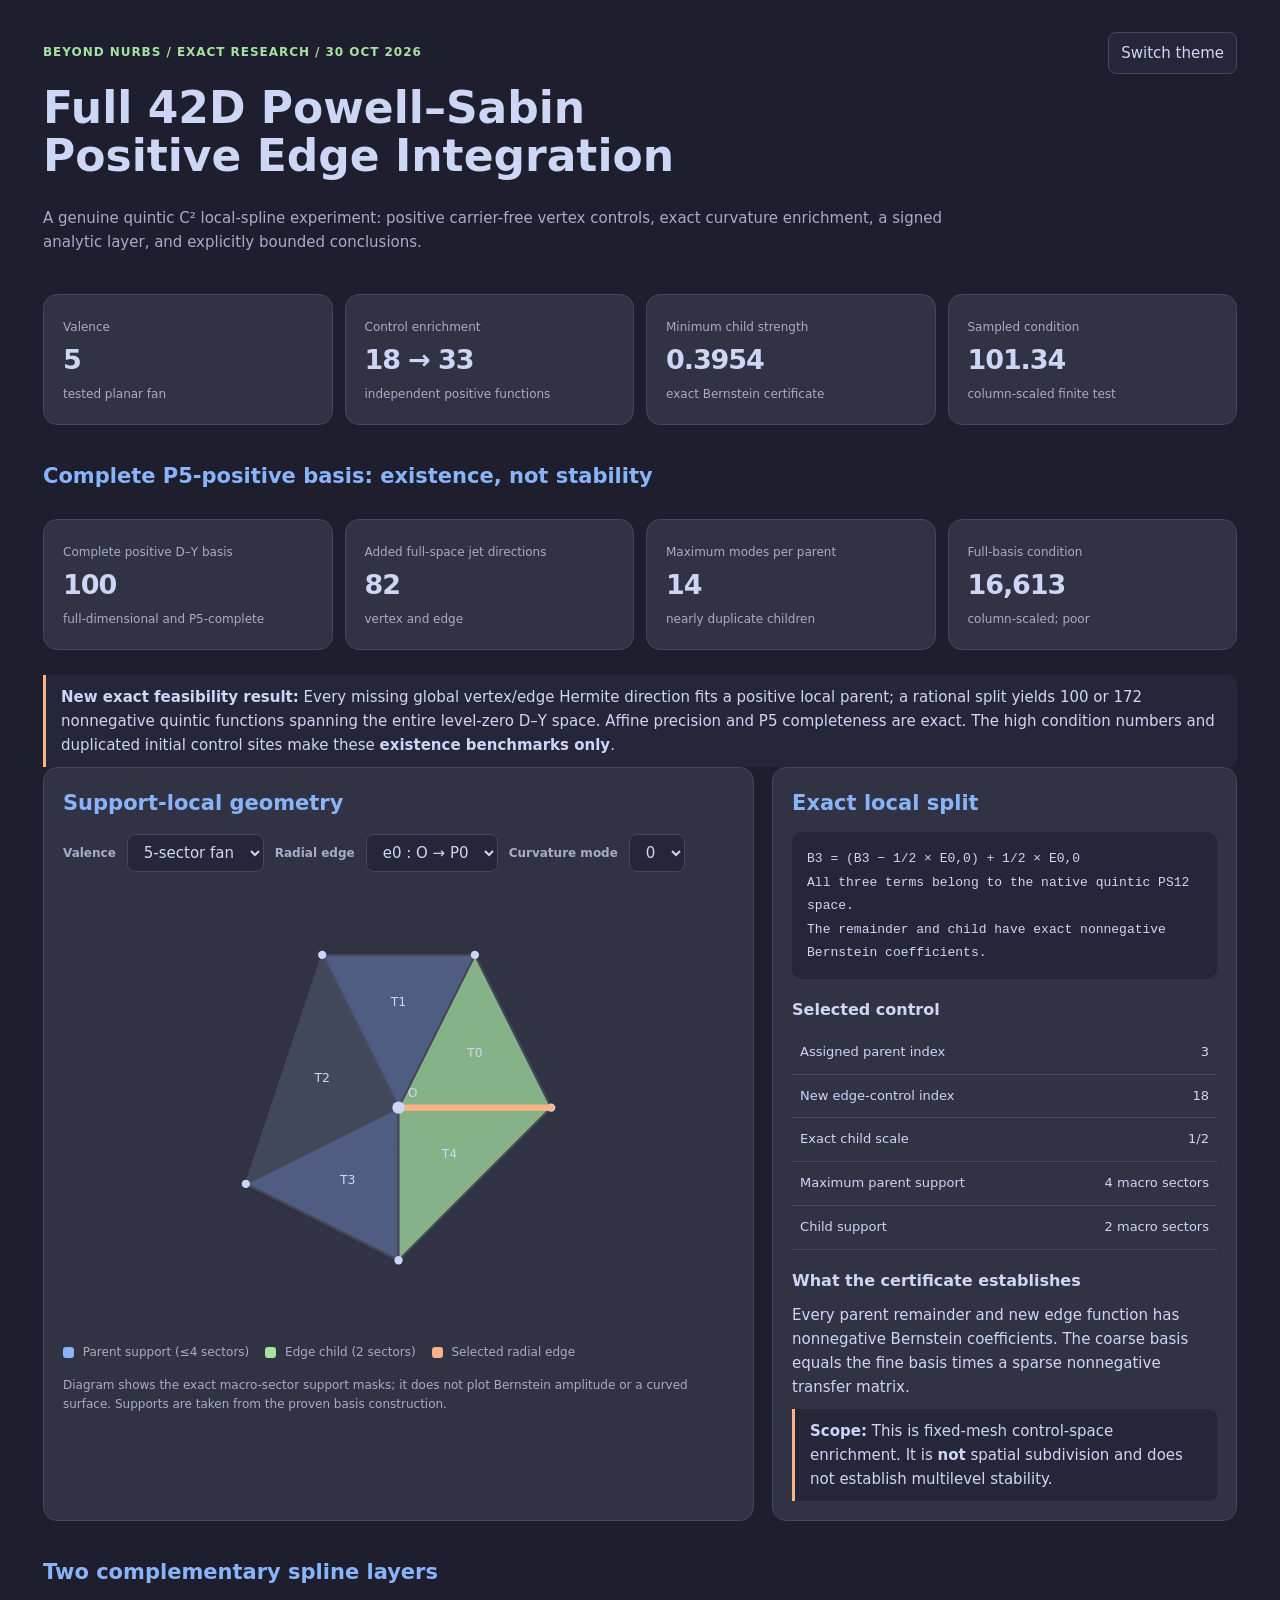
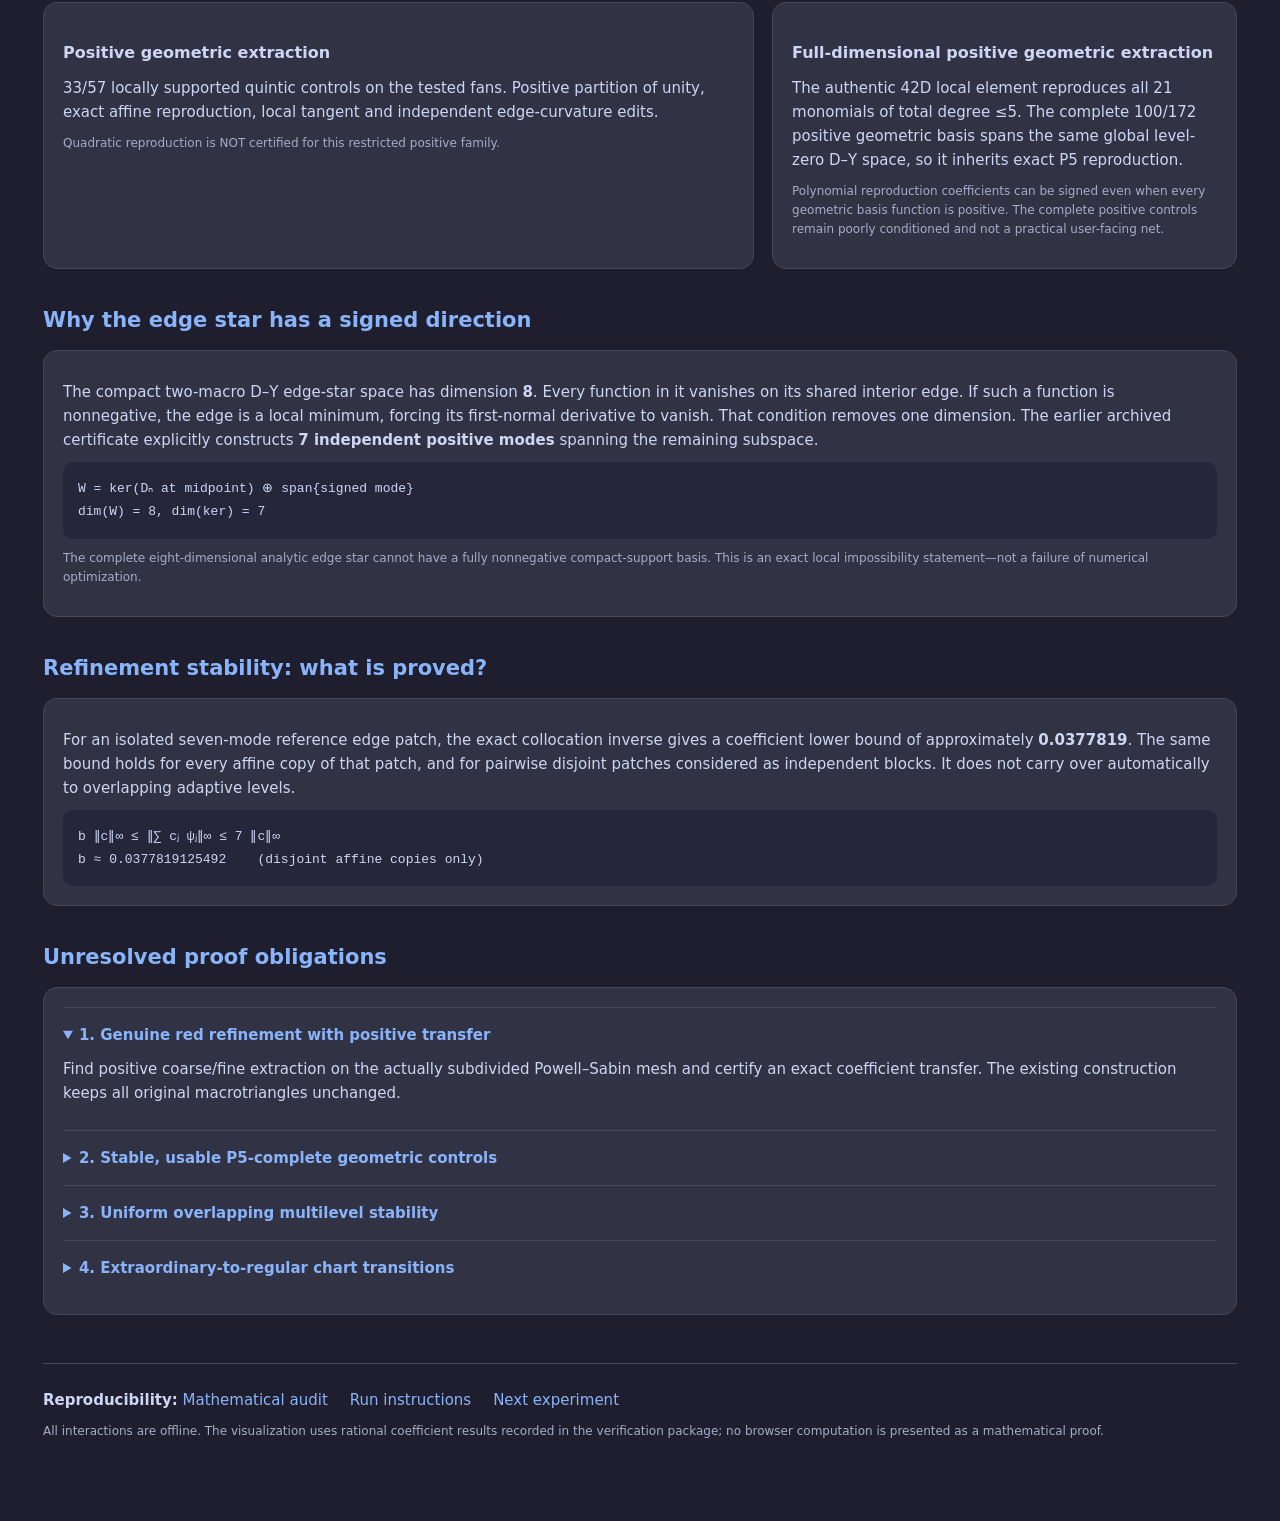
<file: handoff/reference_research/NPMS_Full42_Edge_Research_2026-10-30/RESEARCH_EXPLORER.html>
<!doctype html><html lang="en" data-theme="mocha"><head><meta charset="utf-8"><meta name="viewport" content="width=device-width,initial-scale=1"><title>NPMS — Full 42D Positive Edge Research</title><style>
:root,[data-theme=mocha]{--bg:#1e1e2e;--p:#313244;--p2:#26263a;--text:#cdd6f4;--muted:#a6adc8;--blue:#89b4fa;--green:#a6e3a1;--peach:#fab387;--border:#45475a;--shadow:#11111b}
[data-theme=latte]{--bg:#eff1f5;--p:#ffffff;--p2:#e6e9ef;--text:#4c4f69;--muted:#6c6f85;--blue:#1e66f5;--green:#40a02b;--peach:#fe640b;--border:#ccd0da;--shadow:#dce0e8}
*{box-sizing:border-box}body{margin:0;background:var(--bg);color:var(--text);font:15px/1.6 system-ui,-apple-system,Segoe UI,Arial,sans-serif}.wrap{max-width:1250px;margin:auto;padding:32px 28px 70px}h1{font-size:clamp(26px,4vw,44px);line-height:1.1;margin:10px 0}h2{font-size:21px;margin:35px 0 12px;color:var(--blue)}h3{font-size:16px;margin:18px 0 8px}p{margin:10px 0;color:var(--text)}.sub{color:var(--muted)}.pill{font-size:12px;letter-spacing:.08em;font-weight:750;color:var(--green);text-transform:uppercase}.bar{display:flex;justify-content:space-between;gap:10px;align-items:center}.grid{display:grid;grid-template-columns:minmax(0,1.3fr) minmax(280px,.85fr);gap:18px}.tiles{display:grid;grid-template-columns:repeat(4,minmax(0,1fr));gap:12px;margin:25px 0}.tile,.card{background:var(--p);border:1px solid var(--border);border-radius:14px;padding:19px}.tile strong{display:block;font-size:27px;letter-spacing:-.04em}.small{font-size:12px;color:var(--muted)}.ctrl{display:flex;flex-wrap:wrap;align-items:center;gap:11px;margin:14px 0 8px}select,button,input{background:var(--p2);color:var(--text);border:1px solid var(--border);padding:8px 12px;border-radius:8px;font:inherit}button{cursor:pointer}button:hover,select:hover{border-color:var(--blue)}label{color:var(--muted);font-size:12px;font-weight:650}svg{width:100%;height:auto;display:block;max-height:450px}table{border-collapse:collapse;width:100%;font-size:13px}th,td{border-bottom:1px solid var(--border);padding:11px 8px;text-align:left}th{color:var(--blue);font-weight:700}td:last-child{text-align:right;font-variant-numeric:tabular-nums}.legend{display:flex;gap:16px;font-size:12px;color:var(--muted);flex-wrap:wrap;margin:13px 0}.dot{display:inline-block;width:11px;height:11px;border-radius:3px;margin-right:5px;vertical-align:middle}.note{border-left:3px solid var(--peach);padding:10px 15px;background:var(--p2);border-radius:0 8px 8px 0}.code{font:13px/1.8 ui-monospace,Consolas,monospace;background:var(--p2);padding:15px;border-radius:10px;white-space:pre-wrap;overflow-wrap:anywhere}.details{border-top:1px solid var(--border);padding:15px 0}.details summary{cursor:pointer;font-weight:650;color:var(--blue)}.links a{color:var(--blue);margin-right:22px;text-decoration:none}footer{border-top:1px solid var(--border);padding-top:24px;margin-top:48px}.banner{padding:15px 0;max-width:940px}@media(max-width:850px){.grid{grid-template-columns:1fr}.tiles{grid-template-columns:1fr 1fr}.wrap{padding:20px 14px}}@media(max-width:480px){.tiles{grid-template-columns:1fr 1fr}.tile{padding:13px}.tile strong{font-size:23px}}
</style></head><body><main class="wrap"><div class="bar"><span class="pill">Beyond NURBS / Exact research / 30 Oct 2026</span><button id="theme" type="button">Switch theme</button></div><h1>Full 42D Powell–Sabin<br>Positive Edge Integration</h1><p class="sub banner">A genuine quintic C² local-spline experiment: positive carrier-free vertex controls, exact curvature enrichment, a signed analytic layer, and explicitly bounded conclusions.</p><div class="tiles"><div class="tile"><span class="small">Valence</span><strong id="metric-valence">5</strong><span class="small">tested planar fan</span></div><div class="tile"><span class="small">Control enrichment</span><strong id="metric-count">18 → 33</strong><span class="small">independent positive functions</span></div><div class="tile"><span class="small">Minimum child strength</span><strong id="metric-strength">0.3954</strong><span class="small">exact Bernstein certificate</span></div><div class="tile"><span class="small">Sampled condition</span><strong id="metric-cond">101.34</strong><span class="small">column-scaled finite test</span></div></div><h2>Complete P5-positive basis: existence, not stability</h2><div class="tiles"><div class="tile"><span class="small">Complete positive D–Y basis</span><strong id="full-count">100</strong><span class="small">full-dimensional and P5-complete</span></div><div class="tile"><span class="small">Added full-space jet directions</span><strong id="full-modes">82</strong><span class="small">vertex and edge</span></div><div class="tile"><span class="small">Maximum modes per parent</span><strong id="full-group">14</strong><span class="small">nearly duplicate children</span></div><div class="tile"><span class="small">Full-basis condition</span><strong id="full-cond">16,613</strong><span class="small">column-scaled; poor</span></div></div><div class="note"><strong>New exact feasibility result:</strong> Every missing global vertex/edge Hermite direction fits a positive local parent; a rational split yields 100 or 172 nonnegative quintic functions spanning the entire level-zero D–Y space. Affine precision and P5 completeness are exact. The high condition numbers and duplicated initial control sites make these <strong>existence benchmarks only</strong>.</div><div class="grid"><section class="card"><div class="bar"><h2 style="margin:0">Support-local geometry</h2></div><div class="ctrl"><label for="valence">Valence</label><select id="valence"><option value="5">5-sector fan</option><option value="9">9-sector fan</option></select><label for="edge">Radial edge</label><select id="edge"></select><label for="mode">Curvature mode</label><select id="mode"><option value="0">0</option><option value="1">1</option><option value="2">2</option></select></div><svg id="fan" viewBox="0 0 500 435" role="img" aria-label="Irregular triangular fan showing four-sector parent and two-sector edge-child support"></svg><div class="legend"><span><i class="dot" style="background:#89b4fa"></i> Parent support (≤4 sectors)</span><span><i class="dot" style="background:#a6e3a1"></i> Edge child (2 sectors)</span><span><i class="dot" style="background:#fab387"></i> Selected radial edge</span></div><p class="small">Diagram shows the exact macro-sector support masks; it does not plot Bernstein amplitude or a curved surface. Supports are taken from the proven basis construction.</p></section><section class="card"><h2 style="margin:0 0 12px">Exact local split</h2><div class="code" id="split"></div><h3>Selected control</h3><table><tbody><tr><td>Assigned parent index</td><td id="assigned"></td></tr><tr><td>New edge-control index</td><td id="childnum"></td></tr><tr><td>Exact child scale</td><td id="scale"></td></tr><tr><td>Maximum parent support</td><td>4 macro sectors</td></tr><tr><td>Child support</td><td>2 macro sectors</td></tr></tbody></table><h3>What the certificate establishes</h3><p>Every parent remainder and new edge function has nonnegative Bernstein coefficients. The coarse basis equals the fine basis times a sparse nonnegative transfer matrix.</p><div class="note"><strong>Scope:</strong> This is fixed-mesh control-space enrichment. It is <strong>not</strong> spatial subdivision and does not establish multilevel stability.</div></section></div><h2>Two complementary spline layers</h2><div class="grid"><div class="card"><h3>Positive geometric extraction</h3><p>33/57 locally supported quintic controls on the tested fans. Positive partition of unity, exact affine reproduction, local tangent and independent edge-curvature edits.</p><p class="small">Quadratic reproduction is NOT certified for this restricted positive family.</p></div><div class="card"><h3>Full-dimensional positive geometric extraction</h3><p>The authentic 42D local element reproduces all 21 monomials of total degree ≤5. The complete 100/172 positive geometric basis spans the same global level-zero D–Y space, so it inherits exact P5 reproduction.</p><p class="small">Polynomial reproduction coefficients can be signed even when every geometric basis function is positive. The complete positive controls remain poorly conditioned and not a practical user-facing net.</p></div></div><h2>Why the edge star has a signed direction</h2><div class="card"><p>The compact two-macro D–Y edge-star space has dimension <strong>8</strong>. Every function in it vanishes on its shared interior edge. If such a function is nonnegative, the edge is a local minimum, forcing its first-normal derivative to vanish. That condition removes one dimension. The earlier archived certificate explicitly constructs <strong>7 independent positive modes</strong> spanning the remaining subspace.</p><div class="code">W = ker(Dₙ at midpoint) ⊕ span{signed mode}<br>dim(W) = 8, dim(ker) = 7</div><p class="small">The complete eight-dimensional analytic edge star cannot have a fully nonnegative compact-support basis. This is an exact local impossibility statement—not a failure of numerical optimization.</p></div><h2>Refinement stability: what is proved?</h2><div class="card"><p>For an isolated seven-mode reference edge patch, the exact collocation inverse gives a coefficient lower bound of approximately <strong>0.0377819</strong>. The same bound holds for every affine copy of that patch, and for pairwise disjoint patches considered as independent blocks. It does not carry over automatically to overlapping adaptive levels.</p><div class="code">b ‖c‖∞ ≤ ‖∑ cⱼ ψⱼ‖∞ ≤ 7 ‖c‖∞<br>b ≈ 0.0377819125492    (disjoint affine copies only)</div></div><h2>Unresolved proof obligations</h2><section class="card"><details class="details" open><summary>1. Genuine red refinement with positive transfer</summary><p>Find positive coarse/fine extraction on the actually subdivided Powell–Sabin mesh and certify an exact coefficient transfer. The existing construction keeps all original macrotriangles unchanged.</p></details><details class="details"><summary>2. Stable, usable P5-complete geometric controls</summary><p>The complete positive 100/172 family now reproduces P5 exactly, but its condition numbers exceed 16,000 and control sites are duplicated. Redesign the extraction to recover a stable local dual and practical geometric edit response.</p></details><details class="details"><summary>3. Uniform overlapping multilevel stability</summary><p>Prove stable local duals and admissible mixed-level overlap. A bounded one-step control transfer is insufficient.</p></details><details class="details"><summary>4. Extraordinary-to-regular chart transitions</summary><p>Certify a compatible C² join to the regular quintic box-spline reference and compare curvature responses against genuine NURBS.</p></details></section><footer class="links"><strong>Reproducibility:</strong> <a href="RESEARCH_AUDIT.md">Mathematical audit</a><a href="README.md">Run instructions</a><a href="AGENT_NEXT.md">Next experiment</a><p class="small">All interactions are offline. The visualization uses rational coefficient results recorded in the verification package; no browser computation is presented as a mathematical proof.</p></footer></main><script>
const DATA = {"results":{"fan5":{"n":5,"coarse":18,"fine":33,"ratio_min_by_edge":["391/384","1165273/326400","10123/12800","407/512","1265/768"],"child_scales":["1/2","1/2","1/2","1/2","1/2","1/2","28861/64000","1/2","10123/25600","407/1024","1/2","1/2","1/2","1/2","1/2"],"parent_indices":[3,5,4,6,7,8,11,9,10,14,12,13,15,17,16],"min_edge_scale":"10123/25600","max_edge_scale":"1/2","min_fine_Bernstein":"0","exact_transfer":true,"exact_partition_unity":true,"affine_reproduction_preserved_by_copying_parent_sites":true,"exact_positive":true,"outer_parent_macro_support_max":4,"edge_child_macro_support":2,"rank_by_disjoint_nodal_blocks":33,"numerical_column_scaled_coefficient_condition":59.11636469121633,"numerical_sampled_basis_condition":101.34196643571129,"reproduction_limit":"Geometric span still does not reproduce general quadratics; analytic full 42D spline space does.","refinement_limit":"Fixed mesh enrichment, not spatial subdivision; no uniform multilevel inverse stability theorem."},"fan9":{"n":9,"coarse":30,"fine":57,"ratio_min_by_edge":["1883/576","1463281787/303713280","111234443/24192000","55388857/19110000","901454741/304873296","54408158783/13366548000","33864131/17083872","497/169","13685/4096"],"child_scales":["1/2","1/2","1/2","1/2","1/2","1/2","1/2","1/2","1/2","1/2","1/2","1/2","1/2","1/2","1/2","1/2","1/2","1/2","1/2","1/2","1/2","1/2","1/2","1/2","1/2","1/2","1/2"],"parent_indices":[4,5,3,6,7,8,9,10,11,12,14,13,15,16,17,20,19,18,21,22,23,24,25,26,28,29,27],"min_edge_scale":"1/2","max_edge_scale":"1/2","min_fine_Bernstein":"0","exact_transfer":true,"exact_partition_unity":true,"affine_reproduction_preserved_by_copying_parent_sites":true,"exact_positive":true,"outer_parent_macro_support_max":4,"edge_child_macro_support":2,"rank_by_disjoint_nodal_blocks":57,"numerical_column_scaled_coefficient_condition":44.029237116811665,"numerical_sampled_basis_condition":74.33590730551046,"reproduction_limit":"Geometric span still does not reproduce general quadratics; analytic full 42D spline space does.","refinement_limit":"Fixed mesh enrichment, not spatial subdivision; no uniform multilevel inverse stability theorem."}},"full":{"fan5":{"n":5,"original_positive_basis":18,"added_independent_dy_nodal_modes":82,"new_full_positive_basis_count":100,"global_full_DY_dimension":100,"exact_positive_Bernstein":true,"exact_partition_unity":true,"affine_precision_preserved_from_parent_sites":true,"full_global_DY_rank_by_invertible_nodal_coordinate_change":100,"full_P5_reproduction_by_spline_span":true,"negative_Bernstein_coefficients":0,"outer_support_at_most_sectors":4,"center_natural_star_sectors":5,"min_parent_mode_dominance_ratio":"3209/24000","min_perturbation_beta":"43/4224","max_modes_from_any_parent":14,"sampled_column_scaled_Bernstein_condition":16612.696462991746,"sampled_numerical_rank":100,"modes":[{"mode":["center_vertex",3],"parent":1,"dominance_ratio":"143/120","perturbation_beta":"143/1200","sibling_count":6},{"mode":["center_vertex",5],"parent":1,"dominance_ratio":"53/40","perturbation_beta":"53/400","sibling_count":6},{"mode":["center_vertex",6],"parent":1,"dominance_ratio":"143/16","perturbation_beta":"143/160","sibling_count":6},{"mode":["center_vertex",7],"parent":1,"dominance_ratio":"10323/1400","perturbation_beta":"10323/14000","sibling_count":6},{"mode":["center_vertex",9],"parent":1,"dominance_ratio":"157/16","perturbation_beta":"157/160","sibling_count":6},{"mode":["center_vertex",4],"parent":2,"dominance_ratio":"2769/2632","perturbation_beta":"2769/10528","sibling_count":3},{"mode":["center_vertex",8],"parent":2,"dominance_ratio":"201/28","perturbation_beta":"201/112","sibling_count":3},{"mode":["outer_edge",0,0],"parent":4,"dominance_ratio":"69521/65472","perturbation_beta":"69521/523776","sibling_count":5},{"mode":["outer_edge",0,1],"parent":4,"dominance_ratio":"1808261/113280","perturbation_beta":"1808261/906240","sibling_count":5},{"mode":["outer_edge",0,2],"parent":4,"dominance_ratio":"4129/16","perturbation_beta":"4129/128","sibling_count":5},{"mode":["outer_edge",0,3],"parent":4,"dominance_ratio":"258323/512","perturbation_beta":"258323/4096","sibling_count":5},{"mode":["outer_vertex",0,3],"parent":5,"dominance_ratio":"145/132","perturbation_beta":"145/2904","sibling_count":12},{"mode":["outer_vertex",0,4],"parent":5,"dominance_ratio":"65/88","perturbation_beta":"65/1936","sibling_count":12},{"mode":["outer_vertex",0,5],"parent":5,"dominance_ratio":"31/40","perturbation_beta":"31/880","sibling_count":12},{"mode":["outer_vertex",0,6],"parent":5,"dominance_ratio":"145/16","perturbation_beta":"145/352","sibling_count":12},{"mode":["outer_vertex",0,7],"parent":5,"dominance_ratio":"65/16","perturbation_beta":"65/352","sibling_count":12},{"mode":["outer_vertex",0,8],"parent":5,"dominance_ratio":"65/16","perturbation_beta":"65/352","sibling_count":12},{"mode":["outer_vertex",0,9],"parent":5,"dominance_ratio":"93/16","perturbation_beta":"93/352","sibling_count":12},{"mode":["radial_edge",0,0],"parent":5,"dominance_ratio":"43/192","perturbation_beta":"43/4224","sibling_count":12},{"mode":["radial_edge",0,1],"parent":5,"dominance_ratio":"43/24","perturbation_beta":"43/528","sibling_count":12},{"mode":["radial_edge",0,2],"parent":5,"dominance_ratio":"43/4","perturbation_beta":"43/88","sibling_count":12},{"mode":["radial_edge",0,3],"parent":5,"dominance_ratio":"79","perturbation_beta":"79/22","sibling_count":12},{"mode":["outer_vertex",1,8],"parent":6,"dominance_ratio":"891/140","perturbation_beta":"891/280","sibling_count":2},{"mode":["outer_vertex",1,3],"parent":8,"dominance_ratio":"41/48","perturbation_beta":"41/1344","sibling_count":15},{"mode":["outer_vertex",1,4],"parent":8,"dominance_ratio":"3289/4832","perturbation_beta":"3289/135296","sibling_count":15},{"mode":["outer_vertex",1,5],"parent":8,"dominance_ratio":"175/132","perturbation_beta":"25/528","sibling_count":15},{"mode":["outer_vertex",1,6],"parent":8,"dominance_ratio":"123/20","perturbation_beta":"123/560","sibling_count":15},{"mode":["outer_vertex",1,7],"parent":8,"dominance_ratio":"771/200","perturbation_beta":"771/5600","sibling_count":15},{"mode":["outer_vertex",1,9],"parent":8,"dominance_ratio":"175/16","perturbation_beta":"25/64","sibling_count":15},{"mode":["radial_edge",1,0],"parent":8,"dominance_ratio":"429/1024","perturbation_beta":"429/28672","sibling_count":15},{"mode":["radial_edge",1,1],"parent":8,"dominance_ratio":"1165273/138240","perturbation_beta":"1165273/3870720","sibling_count":15},{"mode":["radial_edge",1,2],"parent":8,"dominance_ratio":"29601/512","perturbation_beta":"29601/14336","sibling_count":15},{"mode":["radial_edge",1,3],"parent":8,"dominance_ratio":"1165273/4096","perturbation_beta":"1165273/114688","sibling_count":15},{"mode":["outer_edge",1,0],"parent":8,"dominance_ratio":"77/96","perturbation_beta":"11/384","sibling_count":15},{"mode":["outer_edge",1,1],"parent":8,"dominance_ratio":"847111/88500","perturbation_beta":"847111/2478000","sibling_count":15},{"mode":["outer_edge",1,2],"parent":8,"dominance_ratio":"7929/50","perturbation_beta":"7929/1400","sibling_count":15},{"mode":["outer_edge",1,3],"parent":8,"dominance_ratio":"847111/3500","perturbation_beta":"847111/98000","sibling_count":15},{"mode":["outer_edge",2,0],"parent":9,"dominance_ratio":"8499/5344","perturbation_beta":"8499/42752","sibling_count":5},{"mode":["outer_edge",2,1],"parent":9,"dominance_ratio":"8499/236","perturbation_beta":"8499/1888","sibling_count":5},{"mode":["outer_edge",2,2],"parent":9,"dominance_ratio":"1245/2","perturbation_beta":"1245/16","sibling_count":5},{"mode":["outer_edge",2,3],"parent":9,"dominance_ratio":"6535/4","perturbation_beta":"6535/32","sibling_count":5},{"mode":["outer_vertex",2,3],"parent":11,"dominance_ratio":"83/144","perturbation_beta":"83/3168","sibling_count":12},{"mode":["outer_vertex",2,4],"parent":11,"dominance_ratio":"155/228","perturbation_beta":"155/5016","sibling_count":12},{"mode":["outer_vertex",2,5],"parent":11,"dominance_ratio":"45/44","perturbation_beta":"45/968","sibling_count":12},{"mode":["outer_vertex",2,6],"parent":11,"dominance_ratio":"15944/4599","perturbation_beta":"7972/50589","sibling_count":12},{"mode":["outer_vertex",2,7],"parent":11,"dominance_ratio":"1074/311","perturbation_beta":"537/3421","sibling_count":12},{"mode":["outer_vertex",2,8],"parent":11,"dominance_ratio":"155/33","perturbation_beta":"155/726","sibling_count":12},{"mode":["outer_vertex",2,9],"parent":11,"dominance_ratio":"135/16","perturbation_beta":"135/352","sibling_count":12},{"mode":["radial_edge",2,0],"parent":11,"dominance_ratio":"49/192","perturbation_beta":"49/4224","sibling_count":12},{"mode":["radial_edge",2,1],"parent":11,"dominance_ratio":"49/24","perturbation_beta":"49/528","sibling_count":12},{"mode":["radial_edge",2,2],"parent":11,"dominance_ratio":"49/4","perturbation_beta":"49/88","sibling_count":12},{"mode":["radial_edge",2,3],"parent":11,"dominance_ratio":"167/2","perturbation_beta":"167/44","sibling_count":12},{"mode":["outer_edge",3,0],"parent":12,"dominance_ratio":"662373/677888","perturbation_beta":"662373/5423104","sibling_count":5},{"mode":["outer_edge",3,1],"parent":12,"dominance_ratio":"1074713/75520","perturbation_beta":"1074713/604160","sibling_count":5},{"mode":["outer_edge",3,2],"parent":12,"dominance_ratio":"122579/512","perturbation_beta":"122579/4096","sibling_count":5},{"mode":["outer_edge",3,3],"parent":12,"dominance_ratio":"3224139/7168","perturbation_beta":"3224139/57344","sibling_count":5},{"mode":["outer_vertex",3,3],"parent":13,"dominance_ratio":"205/297","perturbation_beta":"205/5346","sibling_count":10},{"mode":["outer_vertex",3,5],"parent":13,"dominance_ratio":"4247/6920","perturbation_beta":"4247/124560","sibling_count":10},{"mode":["outer_vertex",3,6],"parent":13,"dominance_ratio":"205/54","perturbation_beta":"205/972","sibling_count":10},{"mode":["outer_vertex",3,7],"parent":13,"dominance_ratio":"2103/800","perturbation_beta":"701/4800","sibling_count":10},{"mode":["outer_vertex",3,9],"parent":13,"dominance_ratio":"4247/864","perturbation_beta":"4247/15552","sibling_count":10},{"mode":["radial_edge",3,0],"parent":13,"dominance_ratio":"4907/23552","perturbation_beta":"4907/423936","sibling_count":10},{"mode":["radial_edge",3,1],"parent":13,"dominance_ratio":"61/24","perturbation_beta":"61/432","sibling_count":10},{"mode":["radial_edge",3,2],"parent":13,"dominance_ratio":"61/4","perturbation_beta":"61/72","sibling_count":10},{"mode":["radial_edge",3,3],"parent":13,"dominance_ratio":"189/2","perturbation_beta":"21/4","sibling_count":10},{"mode":["outer_vertex",3,4],"parent":14,"dominance_ratio":"177/376","perturbation_beta":"177/1504","sibling_count":3},{"mode":["outer_vertex",3,8],"parent":14,"dominance_ratio":"531/200","perturbation_beta":"531/800","sibling_count":3},{"mode":["outer_vertex",4,4],"parent":15,"dominance_ratio":"3209/6000","perturbation_beta":"3209/72000","sibling_count":7},{"mode":["outer_vertex",4,7],"parent":15,"dominance_ratio":"213/68","perturbation_beta":"71/272","sibling_count":7},{"mode":["radial_edge",4,0],"parent":15,"dominance_ratio":"3209/24000","perturbation_beta":"3209/288000","sibling_count":7},{"mode":["radial_edge",4,1],"parent":15,"dominance_ratio":"55/24","perturbation_beta":"55/288","sibling_count":7},{"mode":["radial_edge",4,2],"parent":15,"dominance_ratio":"55/4","perturbation_beta":"55/48","sibling_count":7},{"mode":["radial_edge",4,3],"parent":15,"dominance_ratio":"282393/4000","perturbation_beta":"94131/16000","sibling_count":7},{"mode":["outer_vertex",4,3],"parent":16,"dominance_ratio":"89/120","perturbation_beta":"89/2160","sibling_count":10},{"mode":["outer_vertex",4,5],"parent":16,"dominance_ratio":"175/132","perturbation_beta":"175/2376","sibling_count":10},{"mode":["outer_vertex",4,6],"parent":16,"dominance_ratio":"89/16","perturbation_beta":"89/288","sibling_count":10},{"mode":["outer_vertex",4,8],"parent":16,"dominance_ratio":"175/48","perturbation_beta":"175/864","sibling_count":10},{"mode":["outer_vertex",4,9],"parent":16,"dominance_ratio":"175/16","perturbation_beta":"175/288","sibling_count":10},{"mode":["outer_edge",4,0],"parent":16,"dominance_ratio":"1397/864","perturbation_beta":"1397/15552","sibling_count":10},{"mode":["outer_edge",4,1],"parent":16,"dominance_ratio":"6494/177","perturbation_beta":"3247/1593","sibling_count":10},{"mode":["outer_edge",4,2],"parent":16,"dominance_ratio":"627","perturbation_beta":"209/6","sibling_count":10},{"mode":["outer_edge",4,3],"parent":16,"dominance_ratio":"6773/4","perturbation_beta":"6773/72","sibling_count":10}],"limitations":"Exact only on fixed rational 5/9 planar fans, not general meshes. Geometric basis is ill-conditioned; NO true spatial refinement, no level-independent stability, no certified regular-to-extraordinary C2 connection."},"fan9":{"n":9,"original_positive_basis":30,"added_independent_dy_nodal_modes":142,"new_full_positive_basis_count":172,"global_full_DY_dimension":172,"exact_positive_Bernstein":true,"exact_partition_unity":true,"affine_precision_preserved_from_parent_sites":true,"full_global_DY_rank_by_invertible_nodal_coordinate_change":172,"full_P5_reproduction_by_spline_span":true,"negative_Bernstein_coefficients":0,"outer_support_at_most_sectors":4,"center_natural_star_sectors":9,"min_parent_mode_dominance_ratio":"1123/3600","min_perturbation_beta":"1123/108000","max_modes_from_any_parent":15,"sampled_column_scaled_Bernstein_condition":23846.015063548042,"sampled_numerical_rank":172,"modes":[{"mode":["center_vertex",4],"parent":1,"dominance_ratio":"143/360","perturbation_beta":"143/2880","sibling_count":5},{"mode":["center_vertex",5],"parent":1,"dominance_ratio":"151/270","perturbation_beta":"151/2160","sibling_count":5},{"mode":["center_vertex",8],"parent":1,"dominance_ratio":"61/36","perturbation_beta":"61/288","sibling_count":5},{"mode":["center_vertex",9],"parent":1,"dominance_ratio":"151/54","perturbation_beta":"151/432","sibling_count":5},{"mode":["center_vertex",3],"parent":2,"dominance_ratio":"143/270","perturbation_beta":"143/1620","sibling_count":4},{"mode":["center_vertex",6],"parent":2,"dominance_ratio":"143/54","perturbation_beta":"143/324","sibling_count":4},{"mode":["center_vertex",7],"parent":2,"dominance_ratio":"15449/8840","perturbation_beta":"15449/53040","sibling_count":4},{"mode":["outer_edge",0,0],"parent":4,"dominance_ratio":"4067353/5220072","perturbation_beta":"4067353/41760576","sibling_count":5},{"mode":["outer_edge",0,1],"parent":4,"dominance_ratio":"983/162","perturbation_beta":"983/1296","sibling_count":5},{"mode":["outer_edge",0,2],"parent":4,"dominance_ratio":"15675/169","perturbation_beta":"15675/1352","sibling_count":5},{"mode":["outer_edge",0,3],"parent":4,"dominance_ratio":"42920042/415233","perturbation_beta":"21460021/1660932","sibling_count":5},{"mode":["outer_vertex",0,3],"parent":5,"dominance_ratio":"45/44","perturbation_beta":"45/968","sibling_count":12},{"mode":["outer_vertex",0,4],"parent":5,"dominance_ratio":"2497/2088","perturbation_beta":"227/4176","sibling_count":12},{"mode":["outer_vertex",0,5],"parent":5,"dominance_ratio":"7/18","perturbation_beta":"7/396","sibling_count":12},{"mode":["outer_vertex",0,6],"parent":5,"dominance_ratio":"135/16","perturbation_beta":"135/352","sibling_count":12},{"mode":["outer_vertex",0,7],"parent":5,"dominance_ratio":"2497/336","perturbation_beta":"227/672","sibling_count":12},{"mode":["outer_vertex",0,8],"parent":5,"dominance_ratio":"18430/3549","perturbation_beta":"9215/39039","sibling_count":12},{"mode":["outer_vertex",0,9],"parent":5,"dominance_ratio":"35/18","perturbation_beta":"35/396","sibling_count":12},{"mode":["radial_edge",0,0],"parent":5,"dominance_ratio":"27645/37856","perturbation_beta":"27645/832832","sibling_count":12},{"mode":["radial_edge",0,1],"parent":5,"dominance_ratio":"1097803/55296","perturbation_beta":"1097803/1216512","sibling_count":12},{"mode":["radial_edge",0,2],"parent":5,"dominance_ratio":"81171/512","perturbation_beta":"81171/11264","sibling_count":12},{"mode":["radial_edge",0,3],"parent":5,"dominance_ratio":"1399110861/1792000","perturbation_beta":"1399110861/39424000","sibling_count":12},{"mode":["outer_vertex",1,3],"parent":8,"dominance_ratio":"1421/1824","perturbation_beta":"1421/54720","sibling_count":16},{"mode":["outer_vertex",1,4],"parent":8,"dominance_ratio":"1421/4380","perturbation_beta":"1421/131400","sibling_count":16},{"mode":["outer_vertex",1,5],"parent":8,"dominance_ratio":"1499/3402","perturbation_beta":"1499/102060","sibling_count":16},{"mode":["outer_vertex",1,6],"parent":8,"dominance_ratio":"1421/260","perturbation_beta":"1421/7800","sibling_count":16},{"mode":["outer_vertex",1,7],"parent":8,"dominance_ratio":"1421/988","perturbation_beta":"1421/29640","sibling_count":16},{"mode":["outer_vertex",1,8],"parent":8,"dominance_ratio":"1421/1209","perturbation_beta":"1421/36270","sibling_count":16},{"mode":["outer_vertex",1,9],"parent":8,"dominance_ratio":"1499/702","perturbation_beta":"1499/21060","sibling_count":16},{"mode":["radial_edge",1,0],"parent":8,"dominance_ratio":"9651469/10080000","perturbation_beta":"9651469/302400000","sibling_count":16},{"mode":["radial_edge",1,1],"parent":8,"dominance_ratio":"197467597/6552000","perturbation_beta":"197467597/196560000","sibling_count":16},{"mode":["radial_edge",1,2],"parent":8,"dominance_ratio":"9651469/39200","perturbation_beta":"9651469/1176000","sibling_count":16},{"mode":["radial_edge",1,3],"parent":8,"dominance_ratio":"7054273631/4802000","perturbation_beta":"7054273631/144060000","sibling_count":16},{"mode":["outer_edge",1,0],"parent":8,"dominance_ratio":"1253/2304","perturbation_beta":"1253/69120","sibling_count":16},{"mode":["outer_edge",1,1],"parent":8,"dominance_ratio":"179/40","perturbation_beta":"179/1200","sibling_count":16},{"mode":["outer_edge",1,2],"parent":8,"dominance_ratio":"120195/1568","perturbation_beta":"8013/3136","sibling_count":16},{"mode":["outer_edge",1,3],"parent":8,"dominance_ratio":"7010959869/84399952","perturbation_beta":"2336986623/843999520","sibling_count":16},{"mode":["outer_vertex",2,4],"parent":9,"dominance_ratio":"43/92","perturbation_beta":"43/736","sibling_count":5},{"mode":["outer_vertex",2,7],"parent":9,"dominance_ratio":"215/122","perturbation_beta":"215/976","sibling_count":5},{"mode":["outer_vertex",2,8],"parent":9,"dominance_ratio":"2507/580","perturbation_beta":"2507/4640","sibling_count":5},{"mode":["radial_edge",2,3],"parent":9,"dominance_ratio":"176161/252","perturbation_beta":"176161/2016","sibling_count":5},{"mode":["outer_vertex",2,3],"parent":11,"dominance_ratio":"19/42","perturbation_beta":"19/924","sibling_count":12},{"mode":["outer_vertex",2,5],"parent":11,"dominance_ratio":"145/132","perturbation_beta":"145/2904","sibling_count":12},{"mode":["outer_vertex",2,6],"parent":11,"dominance_ratio":"133/60","perturbation_beta":"133/1320","sibling_count":12},{"mode":["outer_vertex",2,9],"parent":11,"dominance_ratio":"8009/900","perturbation_beta":"8009/19800","sibling_count":12},{"mode":["radial_edge",2,0],"parent":11,"dominance_ratio":"2728841/3747744","perturbation_beta":"2728841/82450368","sibling_count":12},{"mode":["radial_edge",2,1],"parent":11,"dominance_ratio":"44356933/2372760","perturbation_beta":"44356933/52200720","sibling_count":12},{"mode":["radial_edge",2,2],"parent":11,"dominance_ratio":"5329087/33124","perturbation_beta":"5329087/728728","sibling_count":12},{"mode":["outer_edge",2,0],"parent":11,"dominance_ratio":"9/16","perturbation_beta":"9/352","sibling_count":12},{"mode":["outer_edge",2,1],"parent":11,"dominance_ratio":"9/2","perturbation_beta":"9/44","sibling_count":12},{"mode":["outer_edge",2,2],"parent":11,"dominance_ratio":"16357/225","perturbation_beta":"1487/450","sibling_count":12},{"mode":["outer_edge",2,3],"parent":11,"dominance_ratio":"610436/7875","perturbation_beta":"305218/86625","sibling_count":12},{"mode":["outer_vertex",3,3],"parent":12,"dominance_ratio":"2107/4626","perturbation_beta":"2107/27756","sibling_count":4},{"mode":["outer_vertex",3,6],"parent":12,"dominance_ratio":"2107/900","perturbation_beta":"2107/5400","sibling_count":4},{"mode":["radial_edge",3,0],"parent":12,"dominance_ratio":"1278653/1873872","perturbation_beta":"1278653/11243232","sibling_count":4},{"mode":["outer_vertex",3,4],"parent":14,"dominance_ratio":"2407/4764","perturbation_beta":"2407/114336","sibling_count":13},{"mode":["outer_vertex",3,5],"parent":14,"dominance_ratio":"45/44","perturbation_beta":"15/352","sibling_count":13},{"mode":["outer_vertex",3,7],"parent":14,"dominance_ratio":"2407/1320","perturbation_beta":"2407/31680","sibling_count":13},{"mode":["outer_vertex",3,8],"parent":14,"dominance_ratio":"83/20","perturbation_beta":"83/480","sibling_count":13},{"mode":["outer_vertex",3,9],"parent":14,"dominance_ratio":"135/16","perturbation_beta":"45/128","sibling_count":13},{"mode":["radial_edge",3,1],"parent":14,"dominance_ratio":"176/9","perturbation_beta":"22/27","sibling_count":13},{"mode":["radial_edge",3,2],"parent":14,"dominance_ratio":"1293/8","perturbation_beta":"431/64","sibling_count":13},{"mode":["radial_edge",3,3],"parent":14,"dominance_ratio":"8394765263/10549994","perturbation_beta":"8394765263/253199856","sibling_count":13},{"mode":["outer_edge",3,0],"parent":14,"dominance_ratio":"225969449/333662784","perturbation_beta":"225969449/8007906816","sibling_count":13},{"mode":["outer_edge",3,1],"parent":14,"dominance_ratio":"11273/1960","perturbation_beta":"11273/47040","sibling_count":13},{"mode":["outer_edge",3,2],"parent":14,"dominance_ratio":"757377/8281","perturbation_beta":"252459/66248","sibling_count":13},{"mode":["outer_edge",3,3],"parent":14,"dominance_ratio":"2219946245/21099988","perturbation_beta":"2219946245/506399712","sibling_count":13},{"mode":["outer_vertex",4,3],"parent":15,"dominance_ratio":"1769/1824","perturbation_beta":"1769/54720","sibling_count":16},{"mode":["outer_vertex",4,4],"parent":15,"dominance_ratio":"1769/4380","perturbation_beta":"1769/131400","sibling_count":16},{"mode":["outer_vertex",4,5],"parent":15,"dominance_ratio":"1691/3402","perturbation_beta":"1691/102060","sibling_count":16},{"mode":["outer_vertex",4,6],"parent":15,"dominance_ratio":"1769/260","perturbation_beta":"1769/7800","sibling_count":16},{"mode":["outer_vertex",4,7],"parent":15,"dominance_ratio":"1769/988","perturbation_beta":"1769/29640","sibling_count":16},{"mode":["outer_vertex",4,8],"parent":15,"dominance_ratio":"1691/1170","perturbation_beta":"1691/35100","sibling_count":16},{"mode":["outer_vertex",4,9],"parent":15,"dominance_ratio":"1691/702","perturbation_beta":"1691/21060","sibling_count":16},{"mode":["radial_edge",4,0],"parent":15,"dominance_ratio":"11918269/10080000","perturbation_beta":"11918269/302400000","sibling_count":16},{"mode":["radial_edge",4,1],"parent":15,"dominance_ratio":"721046791/19656000","perturbation_beta":"721046791/589680000","sibling_count":16},{"mode":["radial_edge",4,2],"parent":15,"dominance_ratio":"11918269/39200","perturbation_beta":"11918269/1176000","sibling_count":16},{"mode":["radial_edge",4,3],"parent":15,"dominance_ratio":"1671125591/960400","perturbation_beta":"1671125591/28812000","sibling_count":16},{"mode":["outer_edge",4,0],"parent":15,"dominance_ratio":"1879/3456","perturbation_beta":"1879/103680","sibling_count":16},{"mode":["outer_edge",4,1],"parent":15,"dominance_ratio":"1879/486","perturbation_beta":"1879/14580","sibling_count":16},{"mode":["outer_edge",4,2],"parent":15,"dominance_ratio":"476/9","perturbation_beta":"238/135","sibling_count":16},{"mode":["outer_edge",4,3],"parent":15,"dominance_ratio":"9355132/138411","perturbation_beta":"4677566/2076165","sibling_count":16},{"mode":["outer_vertex",5,3],"parent":18,"dominance_ratio":"205/297","perturbation_beta":"41/1782","sibling_count":16},{"mode":["outer_vertex",5,4],"parent":18,"dominance_ratio":"98861/111726","perturbation_beta":"98861/3351780","sibling_count":16},{"mode":["outer_vertex",5,5],"parent":18,"dominance_ratio":"43/90","perturbation_beta":"43/2700","sibling_count":16},{"mode":["outer_vertex",5,6],"parent":18,"dominance_ratio":"205/54","perturbation_beta":"41/324","sibling_count":16},{"mode":["outer_vertex",5,7],"parent":18,"dominance_ratio":"98861/26703","perturbation_beta":"98861/801090","sibling_count":16},{"mode":["outer_vertex",5,8],"parent":18,"dominance_ratio":"340321/77571","perturbation_beta":"340321/2327130","sibling_count":16},{"mode":["outer_vertex",5,9],"parent":18,"dominance_ratio":"43/18","perturbation_beta":"43/540","sibling_count":16},{"mode":["radial_edge",5,0],"parent":18,"dominance_ratio":"340321/551616","perturbation_beta":"340321/16548480","sibling_count":16},{"mode":["radial_edge",5,1],"parent":18,"dominance_ratio":"3711925/355914","perturbation_beta":"742385/2135484","sibling_count":16},{"mode":["radial_edge",5,2],"parent":18,"dominance_ratio":"144899/2028","perturbation_beta":"144899/60840","sibling_count":16},{"mode":["radial_edge",5,3],"parent":18,"dominance_ratio":"1708777/6591","perturbation_beta":"1708777/197730","sibling_count":16},{"mode":["outer_edge",5,0],"parent":18,"dominance_ratio":"174256411/144052896","perturbation_beta":"174256411/4321586880","sibling_count":16},{"mode":["outer_edge",5,1],"parent":18,"dominance_ratio":"10280049593/629967780","perturbation_beta":"10280049593/18899033400","sibling_count":16},{"mode":["outer_edge",5,2],"parent":18,"dominance_ratio":"2167537/9126","perturbation_beta":"2167537/273780","sibling_count":16},{"mode":["outer_edge",5,3],"parent":18,"dominance_ratio":"10280049593/22422582","perturbation_beta":"10280049593/672677460","sibling_count":16},{"mode":["outer_vertex",6,3],"parent":22,"dominance_ratio":"1123/3402","perturbation_beta":"1123/102060","sibling_count":16},{"mode":["outer_vertex",6,4],"parent":22,"dominance_ratio":"1123/3600","perturbation_beta":"1123/108000","sibling_count":16},{"mode":["outer_vertex",6,5],"parent":22,"dominance_ratio":"3131/3576","perturbation_beta":"3131/107280","sibling_count":16},{"mode":["outer_vertex",6,6],"parent":22,"dominance_ratio":"1123/702","perturbation_beta":"1123/21060","sibling_count":16},{"mode":["outer_vertex",6,7],"parent":22,"dominance_ratio":"1123/1170","perturbation_beta":"1123/35100","sibling_count":16},{"mode":["outer_vertex",6,8],"parent":22,"dominance_ratio":"3131/1872","perturbation_beta":"3131/56160","sibling_count":16},{"mode":["outer_vertex",6,9],"parent":22,"dominance_ratio":"3131/520","perturbation_beta":"3131/15600","sibling_count":16},{"mode":["radial_edge",6,0],"parent":22,"dominance_ratio":"801091/979776","perturbation_beta":"801091/29393280","sibling_count":16},{"mode":["radial_edge",6,1],"parent":22,"dominance_ratio":"14285897/767637","perturbation_beta":"14285897/23029110","sibling_count":16},{"mode":["radial_edge",6,2],"parent":22,"dominance_ratio":"396665/2916","perturbation_beta":"79333/17496","sibling_count":16},{"mode":["radial_edge",6,3],"parent":22,"dominance_ratio":"65702974891/91854000","perturbation_beta":"65702974891/2755620000","sibling_count":16},{"mode":["outer_edge",6,0],"parent":22,"dominance_ratio":"557/1152","perturbation_beta":"557/34560","sibling_count":16},{"mode":["outer_edge",6,1],"parent":22,"dominance_ratio":"557/162","perturbation_beta":"557/4860","sibling_count":16},{"mode":["outer_edge",6,2],"parent":22,"dominance_ratio":"1763/36","perturbation_beta":"1763/1080","sibling_count":16},{"mode":["outer_edge",6,3],"parent":22,"dominance_ratio":"24920716/415233","perturbation_beta":"12460358/6228495","sibling_count":16},{"mode":["outer_vertex",7,3],"parent":25,"dominance_ratio":"211/450","perturbation_beta":"211/13500","sibling_count":16},{"mode":["outer_vertex",7,4],"parent":25,"dominance_ratio":"2437/2088","perturbation_beta":"2437/62640","sibling_count":16},{"mode":["outer_vertex",7,5],"parent":25,"dominance_ratio":"155/132","perturbation_beta":"31/792","sibling_count":16},{"mode":["outer_vertex",7,6],"parent":25,"dominance_ratio":"211/90","perturbation_beta":"211/2700","sibling_count":16},{"mode":["outer_vertex",7,7],"parent":25,"dominance_ratio":"25009/4896","perturbation_beta":"25009/146880","sibling_count":16},{"mode":["outer_vertex",7,8],"parent":25,"dominance_ratio":"155/24","perturbation_beta":"31/144","sibling_count":16},{"mode":["outer_vertex",7,9],"parent":25,"dominance_ratio":"155/16","perturbation_beta":"31/96","sibling_count":16},{"mode":["radial_edge",7,0],"parent":25,"dominance_ratio":"25009/34816","perturbation_beta":"25009/1044480","sibling_count":16},{"mode":["radial_edge",7,1],"parent":25,"dominance_ratio":"112435/6144","perturbation_beta":"22487/36864","sibling_count":16},{"mode":["radial_edge",7,2],"parent":25,"dominance_ratio":"75027/512","perturbation_beta":"25009/5120","sibling_count":16},{"mode":["radial_edge",7,3],"parent":25,"dominance_ratio":"189266571/256000","perturbation_beta":"63088857/2560000","sibling_count":16},{"mode":["outer_edge",7,0],"parent":25,"dominance_ratio":"276923/387072","perturbation_beta":"276923/11612160","sibling_count":16},{"mode":["outer_edge",7,1],"parent":25,"dominance_ratio":"276923/38880","perturbation_beta":"276923/1166400","sibling_count":16},{"mode":["outer_edge",7,2],"parent":25,"dominance_ratio":"173887/1536","perturbation_beta":"173887/46080","sibling_count":16},{"mode":["outer_edge",7,3],"parent":25,"dominance_ratio":"58421887/387072","perturbation_beta":"58421887/11612160","sibling_count":16},{"mode":["outer_vertex",8,3],"parent":28,"dominance_ratio":"43007/53352","perturbation_beta":"43007/1600560","sibling_count":16},{"mode":["outer_vertex",8,4],"parent":28,"dominance_ratio":"61/112","perturbation_beta":"61/3360","sibling_count":16},{"mode":["outer_vertex",8,5],"parent":28,"dominance_ratio":"353/376","perturbation_beta":"353/11280","sibling_count":16},{"mode":["outer_vertex",8,6],"parent":28,"dominance_ratio":"43007/7632","perturbation_beta":"43007/228960","sibling_count":16},{"mode":["outer_vertex",8,7],"parent":28,"dominance_ratio":"305/128","perturbation_beta":"61/768","sibling_count":16},{"mode":["outer_vertex",8,8],"parent":28,"dominance_ratio":"353/128","perturbation_beta":"353/3840","sibling_count":16},{"mode":["outer_vertex",8,9],"parent":28,"dominance_ratio":"1059/160","perturbation_beta":"353/1600","sibling_count":16},{"mode":["radial_edge",8,0],"parent":28,"dominance_ratio":"43007/62208","perturbation_beta":"43007/1866240","sibling_count":16},{"mode":["radial_edge",8,1],"parent":28,"dominance_ratio":"1675679/104976","perturbation_beta":"1675679/3149280","sibling_count":16},{"mode":["radial_edge",8,2],"parent":28,"dominance_ratio":"40769/324","perturbation_beta":"40769/9720","sibling_count":16},{"mode":["radial_edge",8,3],"parent":28,"dominance_ratio":"67446643/121500","perturbation_beta":"67446643/3645000","sibling_count":16},{"mode":["outer_edge",8,0],"parent":28,"dominance_ratio":"1096027/1325808","perturbation_beta":"1096027/39774240","sibling_count":16},{"mode":["outer_edge",8,1],"parent":28,"dominance_ratio":"1096027/131220","perturbation_beta":"1096027/3936600","sibling_count":16},{"mode":["outer_edge",8,2],"parent":28,"dominance_ratio":"80801/648","perturbation_beta":"80801/19440","sibling_count":16},{"mode":["outer_edge",8,3],"parent":28,"dominance_ratio":"205229821/1161216","perturbation_beta":"205229821/34836480","sibling_count":16}],"limitations":"Exact only on fixed rational 5/9 planar fans, not general meshes. Geometric basis is ill-conditioned; NO true spatial refinement, no level-independent stability, no certified regular-to-extraordinary C2 connection."}},"coords":{"5":[[2,0],[1,2],[-1,2],[-2,-1],[0,-2]],"9":[[3,0],[3,2],[1,3],[-1,3],[-3,2],[-3,0],[-2,-3],[0,-3],[2,-2]]}};
const q=id=>document.getElementById(id);
const decimals=x=>{const p=x.split('/');return p.length===2 ? (+p[0]/+p[1]) : +x};
const state={n:5,i:0,k:0};
function pathSeg(cx,cy,scale,P,Q){return [[cx,cy],[cx+scale*P[0],cy-scale*P[1]],[cx+scale*Q[0],cy-scale*Q[1]]].map(p=>p.join(',')).join(' ')}
function draw(){const n=state.n, R=DATA.results['fan'+n], pts=DATA.coords[n],i=state.i,k=state.k,idx=3*i+k,parent=R.parent_indices[idx],eps=R.child_scales[idx]; q('metric-valence').textContent=n;q('metric-count').textContent=R.coarse+' → '+R.fine;q('metric-strength').textContent=decimals(R.min_edge_scale).toFixed(4);q('metric-cond').textContent=R.numerical_sampled_basis_condition.toFixed(2);const U=DATA.full['fan'+n];q('full-count').textContent=U.new_full_positive_basis_count;q('full-modes').textContent=U.added_independent_dy_nodal_modes;q('full-group').textContent=U.max_modes_from_any_parent;q('full-cond').textContent=Math.round(U.sampled_column_scaled_Bernstein_condition).toLocaleString('en-US');q('assigned').textContent=parent;q('childnum').textContent=R.coarse+idx;q('scale').textContent=eps;q('split').textContent='B'+parent+' = (B'+parent+' − '+eps+' × E'+i+','+k+') + '+eps+' × E'+i+','+k+'\nAll three terms belong to the native quintic PS12 space.\nThe remainder and child have exact nonnegative Bernstein coefficients.';
const max=Math.max(...pts.map(p=>Math.hypot(...p))),s=165/max,cx=250,cy=220;let svg='';const parents=new Set([(i-2+n)%n,(i-1+n)%n,i,(i+1)%n]);const children=new Set([(i-1+n)%n,i]);for(let t=0;t<n;t++){const a=pts[t],b=pts[(t+1)%n];let fill=children.has(t)?'#a6e3a1':(parents.has(t)?'#89b4fa':'#64748b');svg+='<polygon points="'+pathSeg(cx,cy,s,a,b)+'" fill="'+fill+'" fill-opacity="'+(children.has(t)?'.72':'.33')+'" stroke="var(--border)" stroke-width="2"/>';let x=(cx+(cx+s*a[0])+(cx+s*b[0]))/3,y=(cy+(cy-s*a[1])+(cy-s*b[1]))/3;svg+='<text x="'+x+'" y="'+y+'" fill="var(--text)" text-anchor="middle" font-size="12">T'+t+'</text>'}for(let t=0;t<n;t++){const p=pts[t];svg+='<circle cx="'+(cx+s*p[0])+'" cy="'+(cy-s*p[1])+'" r="4" fill="var(--text)"/>'}let p=pts[i];svg+='<line x1="'+cx+'" y1="'+cy+'" x2="'+(cx+s*p[0])+'" y2="'+(cy-s*p[1])+'" stroke="#fab387" stroke-width="6" stroke-linecap="round"/><circle cx="'+cx+'" cy="'+cy+'" r="6" fill="var(--text)"/><text x="'+(cx+9)+'" y="'+(cy-10)+'" fill="var(--text)" font-size="12">O</text>';
q('fan').innerHTML=svg;}
function sync(){state.n=+q('valence').value;state.i=0;let edge=q('edge');edge.innerHTML='';for(let j=0;j<state.n;j++){let op=document.createElement('option');op.value=j;op.textContent='e'+j+' : O → P'+j;edge.appendChild(op)}q('mode').value='0';state.k=0;draw()}
q('valence').onchange=sync;q('edge').onchange=()=>{state.i=+q('edge').value;draw()};q('mode').onchange=()=>{state.k=+q('mode').value;draw()};q('theme').onclick=()=>{document.documentElement.dataset.theme=document.documentElement.dataset.theme==='latte'?'mocha':'latte'};sync();
</script></body></html>
</file>
